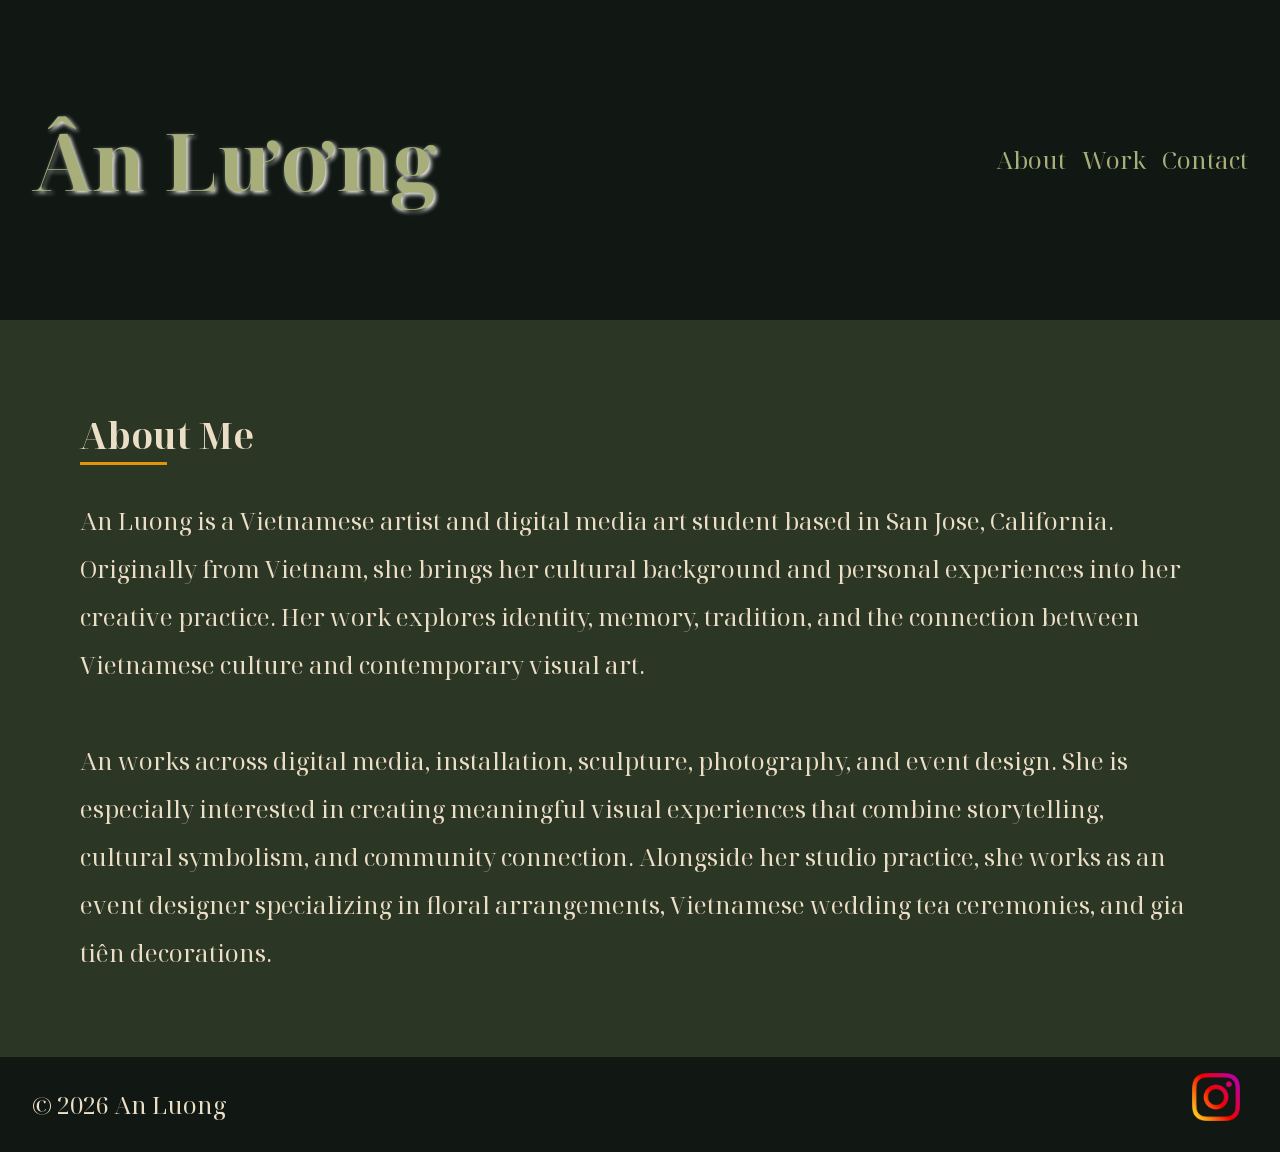
<file: index.html>
<!DOCTYPE html>
<html lang="en">

<head>
    <meta charset="UTF-8">
    <meta name="viewport" content="width=device-width, initial-scale=1.0">
    <title>An's Portfolio</title>
    <link rel="preconnect" href="https://fonts.googleapis.com">
    <link rel="preconnect" href="https://fonts.gstatic.com" crossorigin>
    <link
        href="https://fonts.googleapis.com/css2?family=Noto+Serif+Display:ital,wght@0,100..900;1,100..900&family=Pinyon+Script&display=swap"
        rel="stylesheet">
    <link rel="stylesheet" href="css/style.css">
</head>

<body>

    <header>

        <nav class="navbar">

            <div class="nav-brand">
              <a href="index.html">
                    <h1>Ân Lương</h1>
                </a>
            </div>

            <div class="nav">
                <button class="hambuger">☲</button>

                <ul class="nav-menu">
                    <li><a href="index.html">About</a></li>
                    <li><a href="mywork.html">Work</a></li>
                    <li><a href="contact.html">Contact</a></li>
                </ul>
            </div>
        </nav>

    </header>

    <main>
        <section class="about-section" id="about-section">
            <div class="about-content">
                <h2> <span class="accent-1"></span>About Me</h2>

                <p>An Luong is a Vietnamese artist and digital media art student based in San Jose, California.
                    Originally from Vietnam, she brings her cultural background and personal experiences into her
                    creative practice. Her work explores identity, memory, tradition, and the connection between
                    Vietnamese culture and contemporary visual art.
                    <br> <br>
                    An works across digital media, installation, sculpture, photography, and event design. She is
                    especially interested in creating meaningful visual experiences that combine storytelling, cultural
                    symbolism, and community connection. Alongside her studio practice, she works as an event designer
                    specializing in floral arrangements, Vietnamese wedding tea ceremonies, and gia tiên decorations.
                </p>
            </div>
        </section>



    </main>
    <footer class="flex-container">
        <p>&copy; 2026 An Luong</p>
        <div class="social-links">
            <a href="https://www.instagram.com/ann.sisu/"><img src="images/icon-logo-instagram.png" alt=""></a>

        </div>
    </footer>
</body>

</html>
</file>
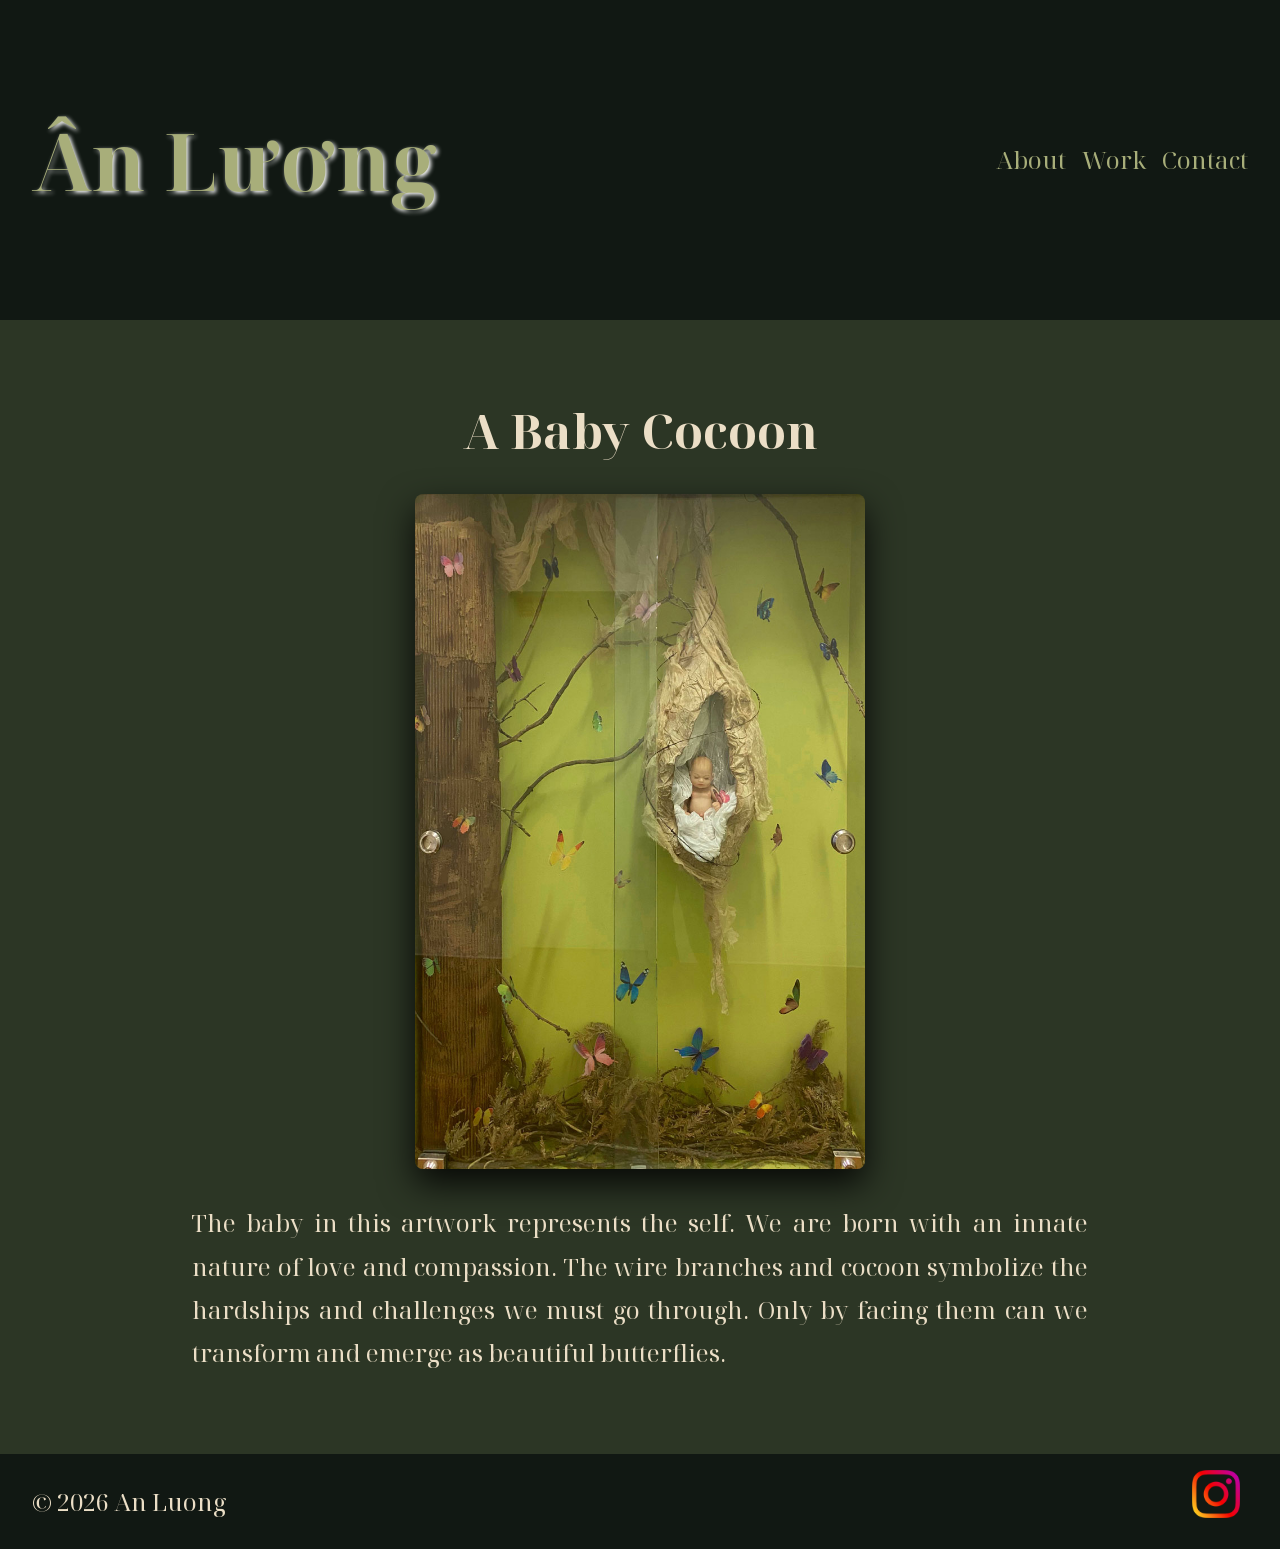
<file: baby-cocoon.html>
<!DOCTYPE html>
<html lang="en">

<head>
    <meta charset="UTF-8">
    <meta name="viewport" content="width=device-width, initial-scale=1.0">
    <title>An's Portfolio</title>
    <link rel="preconnect" href="https://fonts.googleapis.com">
    <link rel="preconnect" href="https://fonts.gstatic.com" crossorigin>
    <link
        href="https://fonts.googleapis.com/css2?family=Noto+Serif+Display:ital,wght@0,100..900;1,100..900&family=Pinyon+Script&display=swap"
        rel="stylesheet">
    <link rel="stylesheet" href="css/style.css">
</head>

<body>

    <header>

        <nav class="navbar">

            <div class="nav-brand">
                <a href="index.html">
                    <h1>Ân Lương</h1>
                </a>
            </div>

            <div class="nav">
                <button class="hambuger">☲</button>

                <ul class="nav-menu">
                    <li><a href="index.html">About</a></li>
                    <li><a href="mywork.html">Work</a></li>
                    <li><a href="contact.html">Contact</a></li>
                </ul>
            </div>
        </nav>

    </header>

    <main>


        <section class="artwork-section" id="artwork-section">

           <a href="mywork.html" class="artwork-title-link">
               <h2>A Baby Cocoon</h2>
           </a>

            <div class="artwork-image">

                <img src="images/baby1.jpg" alt="Project about Cocoon">
            </div>

            <p class="artwork-description"> The baby in this artwork represents the self. We are born with an innate nature of love and compassion. The wire branches and cocoon symbolize the hardships and challenges we must go through. Only by facing them can we transform and emerge as beautiful butterflies.</p>

           
        </section>


    </main>
    <footer class="flex-container">
        <p>&copy; 2026 An Luong</p>
        <div class="social-links">
            <a href="https://www.instagram.com/ann.sisu/"><img src="images/icon-logo-instagram.png" alt=""></a>

        </div>
    </footer>
</body>

</html>
</file>
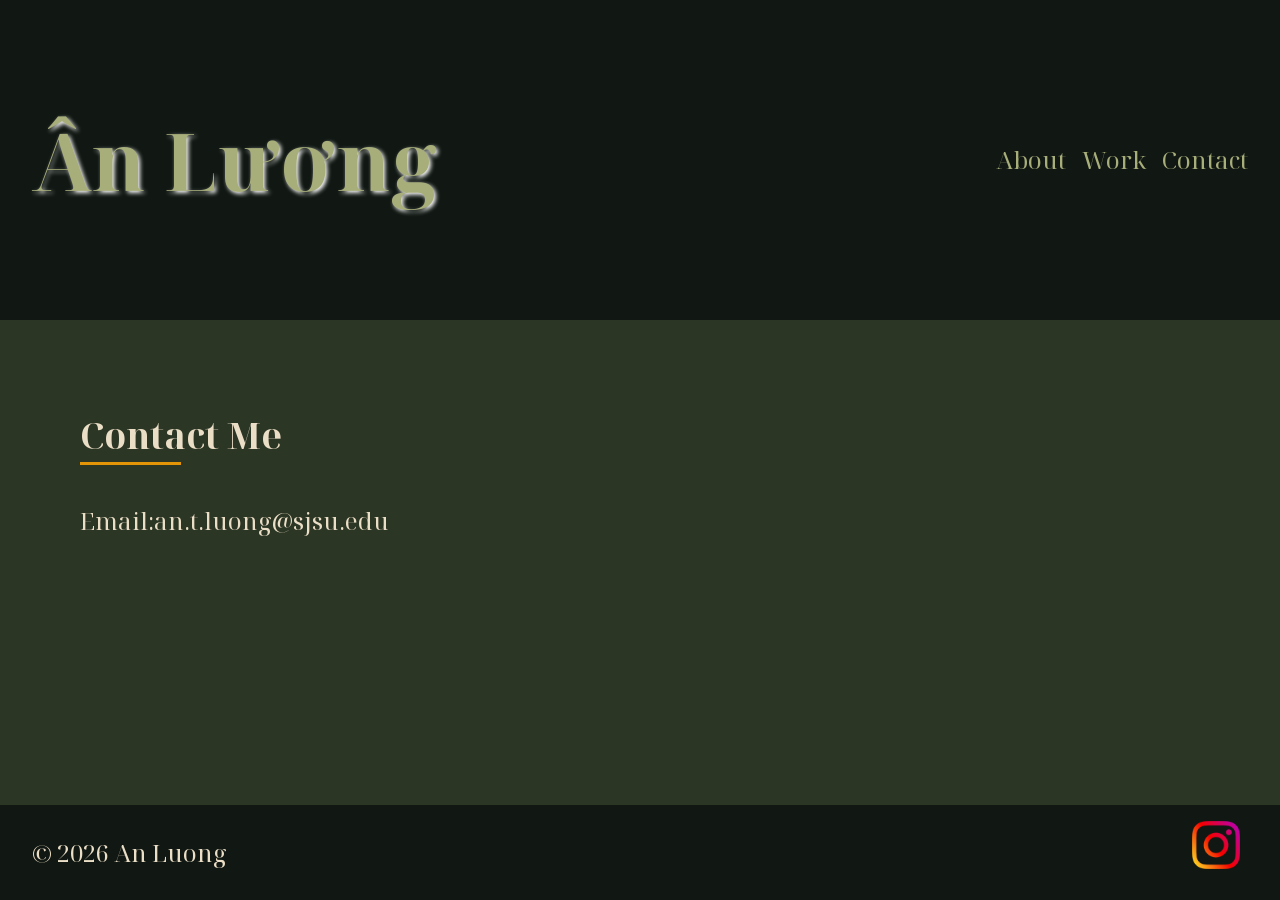
<file: contact.html>
<!DOCTYPE html>
<html lang="en">

<head>
    <meta charset="UTF-8">
    <meta name="viewport" content="width=device-width, initial-scale=1.0">
    <title>An's Portfolio</title>
    <link rel="preconnect" href="https://fonts.googleapis.com">
    <link rel="preconnect" href="https://fonts.gstatic.com" crossorigin>
    <link
        href="https://fonts.googleapis.com/css2?family=Noto+Serif+Display:ital,wght@0,100..900;1,100..900&family=Pinyon+Script&display=swap"
        rel="stylesheet">
    <link rel="stylesheet" href="css/style.css">
</head>

<body>

    <header>

        <nav class="navbar">

            <div class="nav-brand">
              <a href="index.html">
                    <h1>Ân Lương</h1>
                </a>
            </div>

            <div class="nav">
                <button class="hambuger">☲</button>

                <ul class="nav-menu">
                    <li><a href="index.html">About</a></li>
                    <li><a href="mywork.html">Work</a></li>
                    <li><a href="contact.html">Contact</a></li>
                </ul>
            </div>
        </nav>

    </header>

    <main>
          
        <section class="contact-section" id="contact-section">
            <div class="contact-content">
                <h2>Contact Me</h2>
                <p>Email:an.t.luong@sjsu.edu</p>
            </div>
        </section>

    </main>
    <footer class="flex-container">
        <p>&copy; 2026 An Luong</p>
        <div class="social-links">
            <a href="https://www.instagram.com/ann.sisu/"><img src="images/icon-logo-instagram.png" alt=""></a>

        </div>
    </footer>
</body>

</html>
</file>
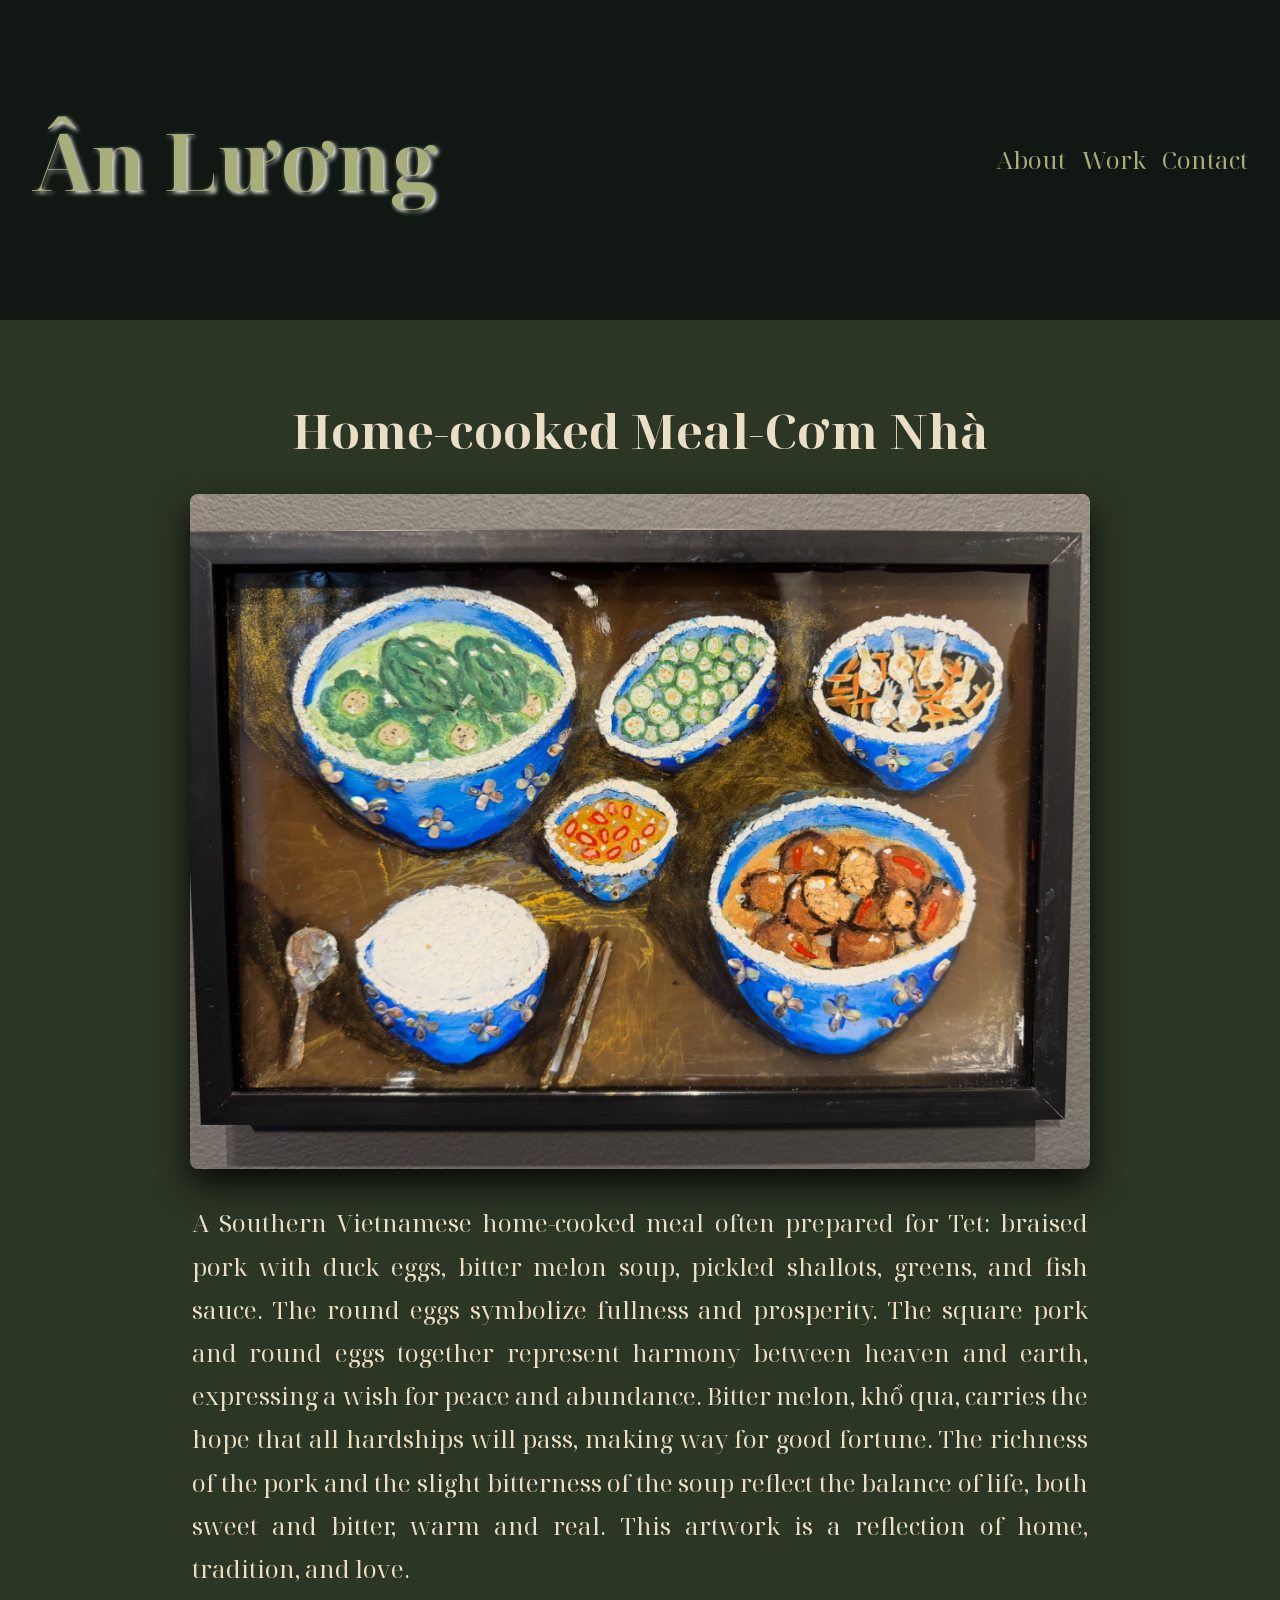
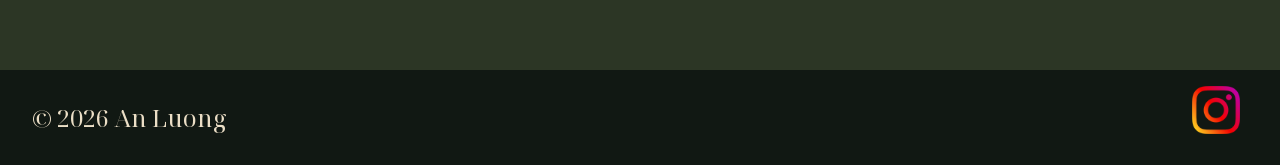
<file: home-cooked-meal.html>
<!DOCTYPE html>
<html lang="en">

<head>
    <meta charset="UTF-8">
    <meta name="viewport" content="width=device-width, initial-scale=1.0">
    <title>An's Portfolio</title>
    <link rel="preconnect" href="https://fonts.googleapis.com">
    <link rel="preconnect" href="https://fonts.gstatic.com" crossorigin>
    <link
        href="https://fonts.googleapis.com/css2?family=Noto+Serif+Display:ital,wght@0,100..900;1,100..900&family=Pinyon+Script&display=swap"
        rel="stylesheet">
    <link rel="stylesheet" href="css/style.css">
</head>

<body>

    <header>

        <nav class="navbar">

            <div class="nav-brand">
                <a href="index.html">
                    <h1>Ân Lương</h1>
                </a>
            </div>

            <div class="nav">
                <button class="hambuger">☲</button>

                <ul class="nav-menu">
                    <li><a href="index.html">About</a></li>
                    <li><a href="mywork.html">Work</a></li>
                    <li><a href="contact.html">Contact</a></li>
                </ul>
            </div>
        </nav>

    </header>

    <main>


        <section class="artwork-section" id="artwork-section">

           <a href="mywork.html" class="artwork-title-link">
               <h2>Home-cooked Meal-Cơm Nhà</h2>
           </a>

            <div class="artwork-image">

                <img src="images/homemeal.JPG" alt="Project about Home-cooked Meal">
            </div>

            <p class="artwork-description"> A Southern Vietnamese home-cooked meal often prepared for Tet: braised pork with duck eggs, bitter melon soup, pickled shallots, greens, and fish sauce.

The round eggs symbolize fullness and prosperity. The square pork and round eggs together represent harmony between heaven and earth, expressing a wish for peace and abundance.

Bitter melon, khổ qua, carries the hope that all hardships will pass, making way for good fortune. The richness of the pork and the slight bitterness of the soup reflect the balance of life, both sweet and bitter, warm and real.

This artwork is a reflection of home, tradition, and love.</p>

           
        </section>


    </main>
    <footer class="flex-container">
        <p>&copy; 2026 An Luong</p>
        <div class="social-links">
            <a href="https://www.instagram.com/ann.sisu/"><img src="images/icon-logo-instagram.png" alt=""></a>

        </div>
    </footer>
</body>

</html>
</file>
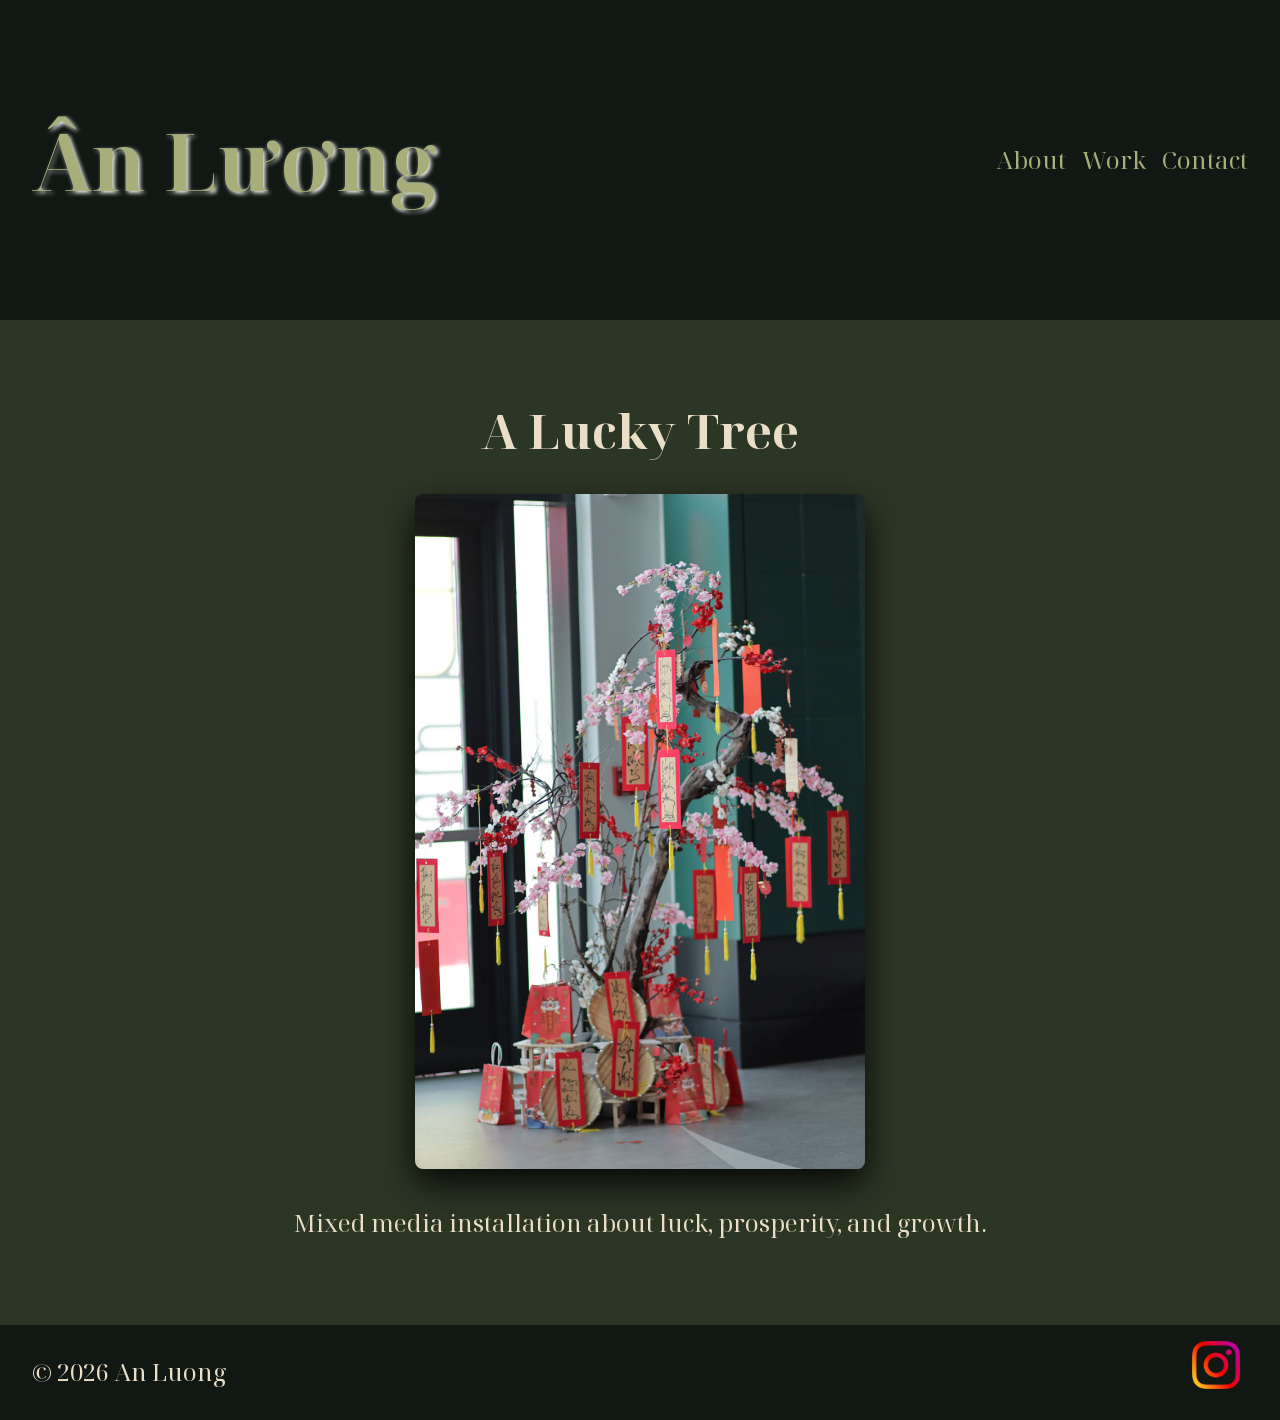
<file: lucky-tree.html>
<!DOCTYPE html>
<html lang="en">

<head>
    <meta charset="UTF-8">
    <meta name="viewport" content="width=device-width, initial-scale=1.0">
    <title>An's Portfolio</title>
    <link rel="preconnect" href="https://fonts.googleapis.com">
    <link rel="preconnect" href="https://fonts.gstatic.com" crossorigin>
    <link
        href="https://fonts.googleapis.com/css2?family=Noto+Serif+Display:ital,wght@0,100..900;1,100..900&family=Pinyon+Script&display=swap"
        rel="stylesheet">
    <link rel="stylesheet" href="css/style.css">
</head>

<body>

    <header>

        <nav class="navbar">

            <div class="nav-brand">
                <a href="index.html">
                    <h1>Ân Lương</h1>
                </a>
            </div>

            <div class="nav">
                <button class="hambuger">☲</button>

                <ul class="nav-menu">
                    <li><a href="index.html">About</a></li>
                    <li><a href="mywork.html">Work</a></li>
                    <li><a href="contact.html">Contact</a></li>
                </ul>
            </div>
        </nav>

    </header>

    <main>


        <section class="artwork-section" id="artwork-section">

           <a href="mywork.html" class="artwork-title-link">
               <h2>A Lucky Tree</h2>
           </a>

            <div class="artwork-image">

                <img src="images/tree.jpg" alt="Project about Lucky Tree">
            </div>

            <p class="artwork-description"> Mixed media installation about luck, prosperity, and growth.</p>

           
        </section>


    </main>
    <footer class="flex-container">
        <p>&copy; 2026 An Luong</p>
        <div class="social-links">
            <a href="https://www.instagram.com/ann.sisu/"><img src="images/icon-logo-instagram.png" alt=""></a>

        </div>
    </footer>
</body>

</html>
</file>
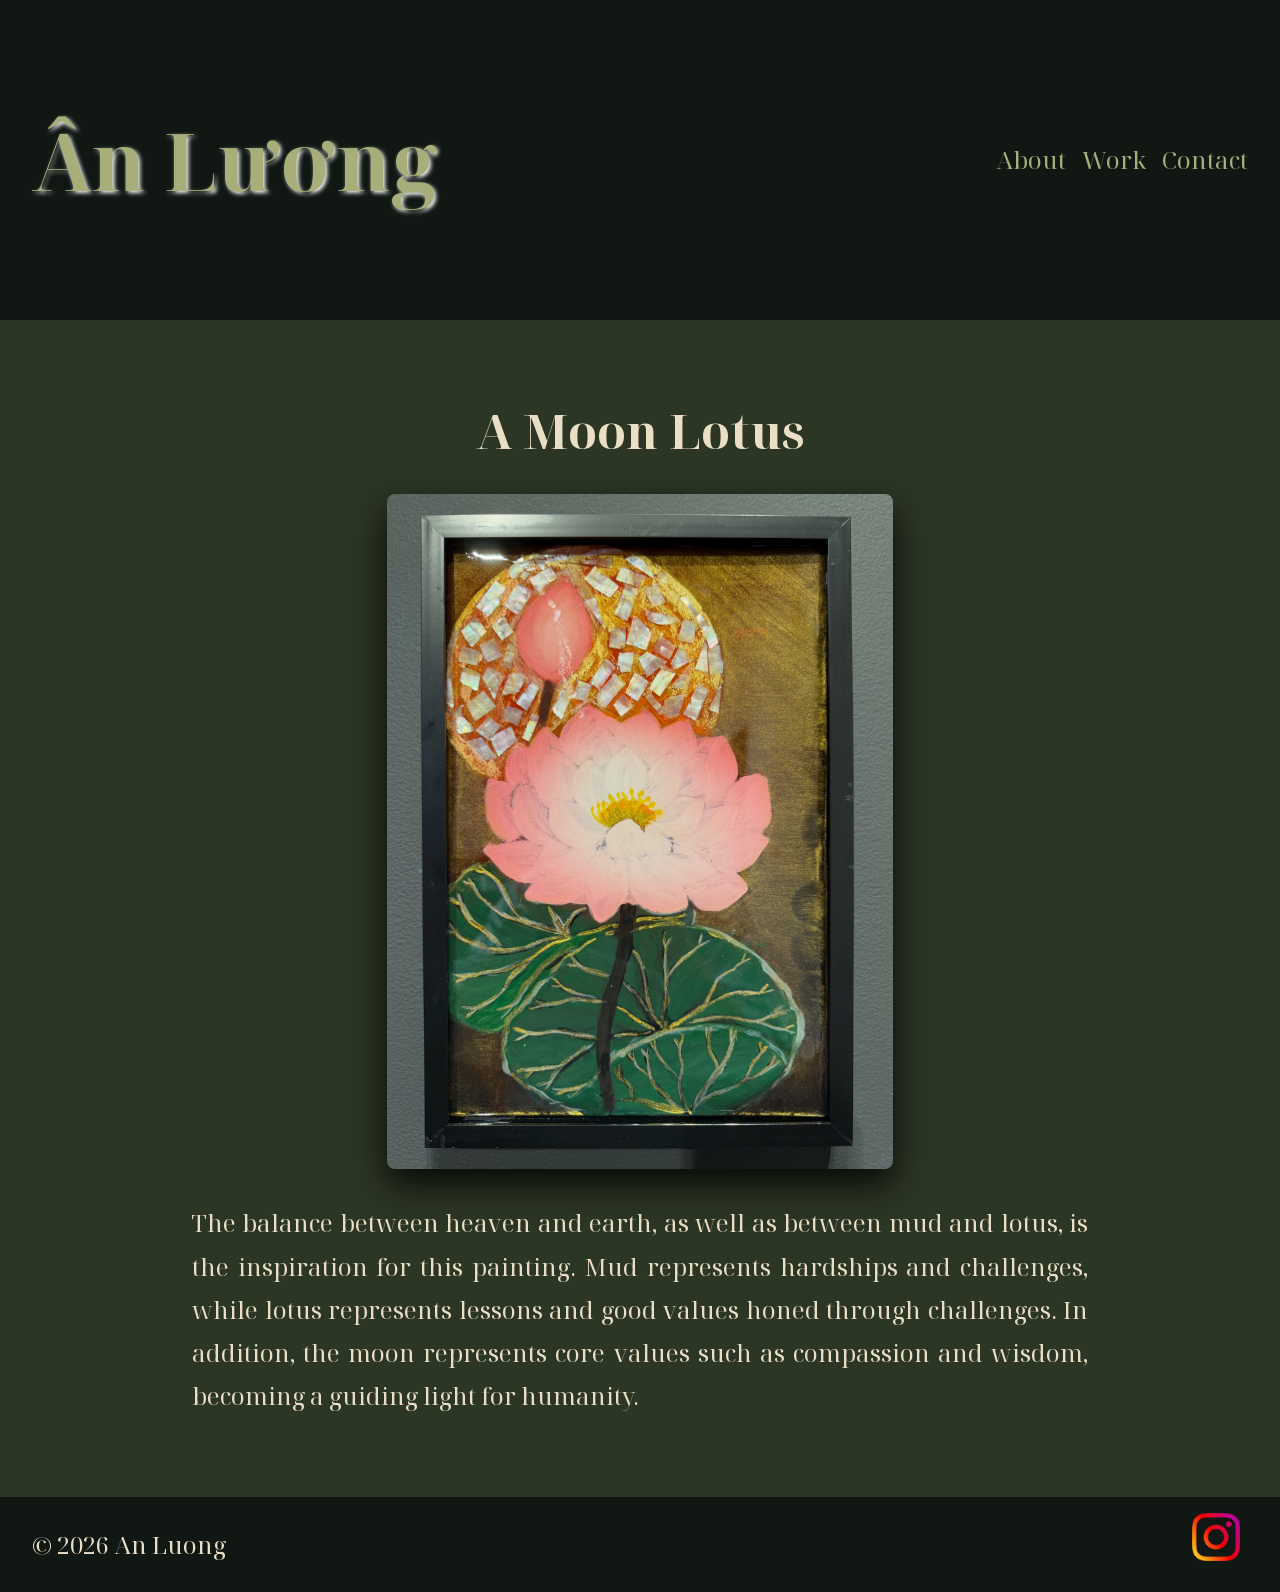
<file: moon-lotus.html>
<!DOCTYPE html>
<html lang="en">

<head>
    <meta charset="UTF-8">
    <meta name="viewport" content="width=device-width, initial-scale=1.0">
    <title>An's Portfolio</title>
    <link rel="preconnect" href="https://fonts.googleapis.com">
    <link rel="preconnect" href="https://fonts.gstatic.com" crossorigin>
    <link
        href="https://fonts.googleapis.com/css2?family=Noto+Serif+Display:ital,wght@0,100..900;1,100..900&family=Pinyon+Script&display=swap"
        rel="stylesheet">
    <link rel="stylesheet" href="css/style.css">
</head>

<body>

    <header>

        <nav class="navbar">

            <div class="nav-brand">
                <a href="index.html">
                    <h1>Ân Lương</h1>
                </a>
            </div>

            <div class="nav">
                <button class="hambuger">☲</button>

                <ul class="nav-menu">
                    <li><a href="index.html">About</a></li>
                    <li><a href="mywork.html">Work</a></li>
                    <li><a href="contact.html">Contact</a></li>
                </ul>
            </div>
        </nav>

    </header>

    <main>


        <section class="artwork-section" id="artwork-section">

            <a href="mywork.html" class="artwork-title-link">
                <h2>A Moon Lotus</h2>
            </a>
         
            <div class="artwork-image">

                <img src="images/lotus.JPG" alt="Project about Moon Lotus">
            </div>

            <p class="artwork-description"> The balance between heaven and earth, as well as between mud and lotus, is
                the inspiration for this painting. Mud represents hardships and challenges, while lotus represents
                lessons and good values ​​honed through challenges. In addition, the moon represents core values ​​such
                as compassion and wisdom, becoming a guiding light for humanity.</p>


        </section>


    </main>
    <footer class="flex-container">
        <p>&copy; 2026 An Luong</p>
        <div class="social-links">
            <a href="https://www.instagram.com/ann.sisu/"><img src="images/icon-logo-instagram.png" alt=""></a>

        </div>
    </footer>
</body>

</html>
</file>
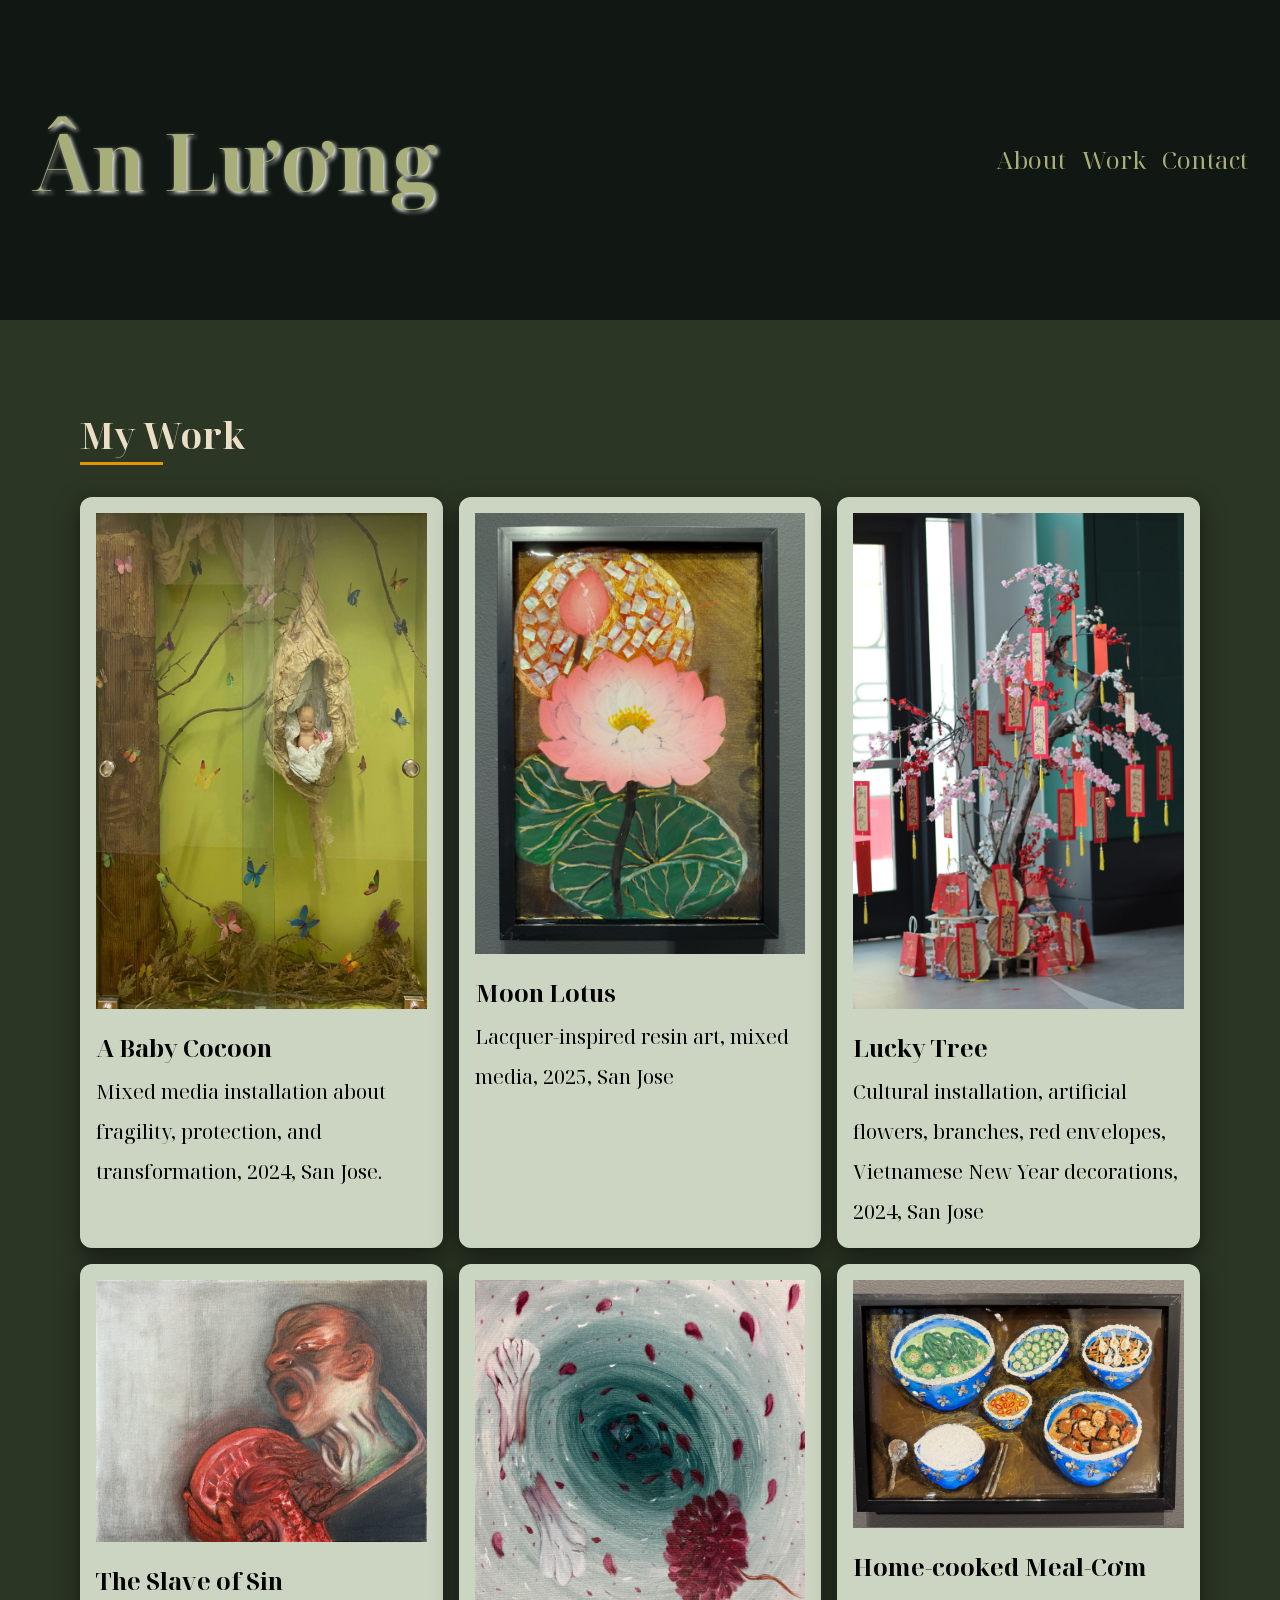
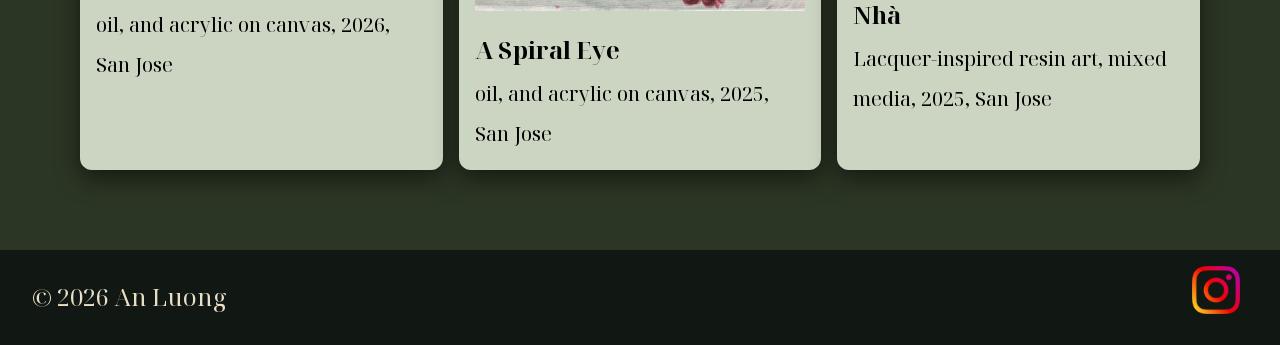
<file: mywork.html>
<!DOCTYPE html>
<html lang="en">

<head>
    <meta charset="UTF-8">
    <meta name="viewport" content="width=device-width, initial-scale=1.0">
    <title>An's Portfolio</title>
    <link rel="preconnect" href="https://fonts.googleapis.com">
    <link rel="preconnect" href="https://fonts.gstatic.com" crossorigin>
    <link
        href="https://fonts.googleapis.com/css2?family=Noto+Serif+Display:ital,wght@0,100..900;1,100..900&family=Pinyon+Script&display=swap"
        rel="stylesheet">
    <link rel="stylesheet" href="css/style.css">
</head>

<body>

    <header>

        <nav class="navbar">

            <div class="nav-brand">
              <a href="index.html">
                    <h1>Ân Lương</h1>
                </a>
            </div>

            <div class="nav">
                <button class="hambuger">☲</button>

                <ul class="nav-menu">
                    <li><a href="index.html">About</a></li>
                    <li><a href="mywork.html">Work</a></li>
                    <li><a href="contact.html">Contact</a></li>
                </ul>
            </div>
        </nav>

    </header>

    <main>
   
        <section class="portfolio-section" id="portfolio-section">

            <div class="portfolio-content">


                <h2>My Work</h2>
                <div class="flex-container-grid">


                    <div class="portfolio-item flex-item-grid">

                        <a href="baby-cocoon.html">

                        <img src="images/baby1.jpg" alt="Project about Cocoon">

                        </a>

                        <h3>A Baby Cocoon</h3>
                        <p> Mixed media installation about fragility, protection, and transformation, 2024, San Jose.</p>

                    </div>

                    <div class="portfolio-item flex-item-grid">

                        <a href="moon-lotus.html">

                        <img src="images/lotus.JPG" alt="Project about Moon Lotus">

                        </a>

                        <h3>Moon Lotus</h3>

                        <p> Lacquer-inspired resin art, mixed media, 2025, San Jose</p>

                    </div>



                    <div class="portfolio-item flex-item-grid">
                        <a href="lucky-tree.html">
                        <img src="images/tree.jpg" alt="Project about Lucky Tree">
                        </a>
                        <h3>Lucky Tree</h3>
                        <p>Cultural installation, artificial flowers, branches, red envelopes, Vietnamese New Year
                            decorations, 2024, San Jose</p>

                    </div>

                    <div class="portfolio-item flex-item-grid">
                        <a href="slave-of-sin.html">
                        <img src="images/painting.jpg" alt="Project about The Slave of Sin">
                        </a>
                        <h3>The Slave of Sin</h3>

                        <p> oil, and acrylic on canvas, 2026, San Jose</p>

                    </div>

                    <div class="portfolio-item flex-item-grid">
                        <a href="spiral-eye.html">
                        <img src="images/eye.jpg" alt="Project about A Spiral Eye">
                        </a>
                        <h3>A Spiral Eye</h3>
                        <p>oil, and acrylic on canvas, 2025, San Jose</p>

                    </div>

                    <div class="portfolio-item flex-item-grid">
                        <a href="home-cooked-meal.html">
                        <img src="images/homemeal.JPG" alt="Project about Home-cooked Meal">
                        </a>
                        <h3>Home-cooked Meal-Cơm Nhà</h3>

                        <p> Lacquer-inspired resin art, mixed media, 2025, San Jose</p>

                    </div>
                </div>
            </div>







        </section>


     
    </main>
    <footer class="flex-container">
        <p>&copy; 2026 An Luong</p>
        <div class="social-links">
            <a href="https://www.instagram.com/ann.sisu/"><img src="images/icon-logo-instagram.png" alt=""></a>

        </div>
    </footer>
</body>

</html>
</file>
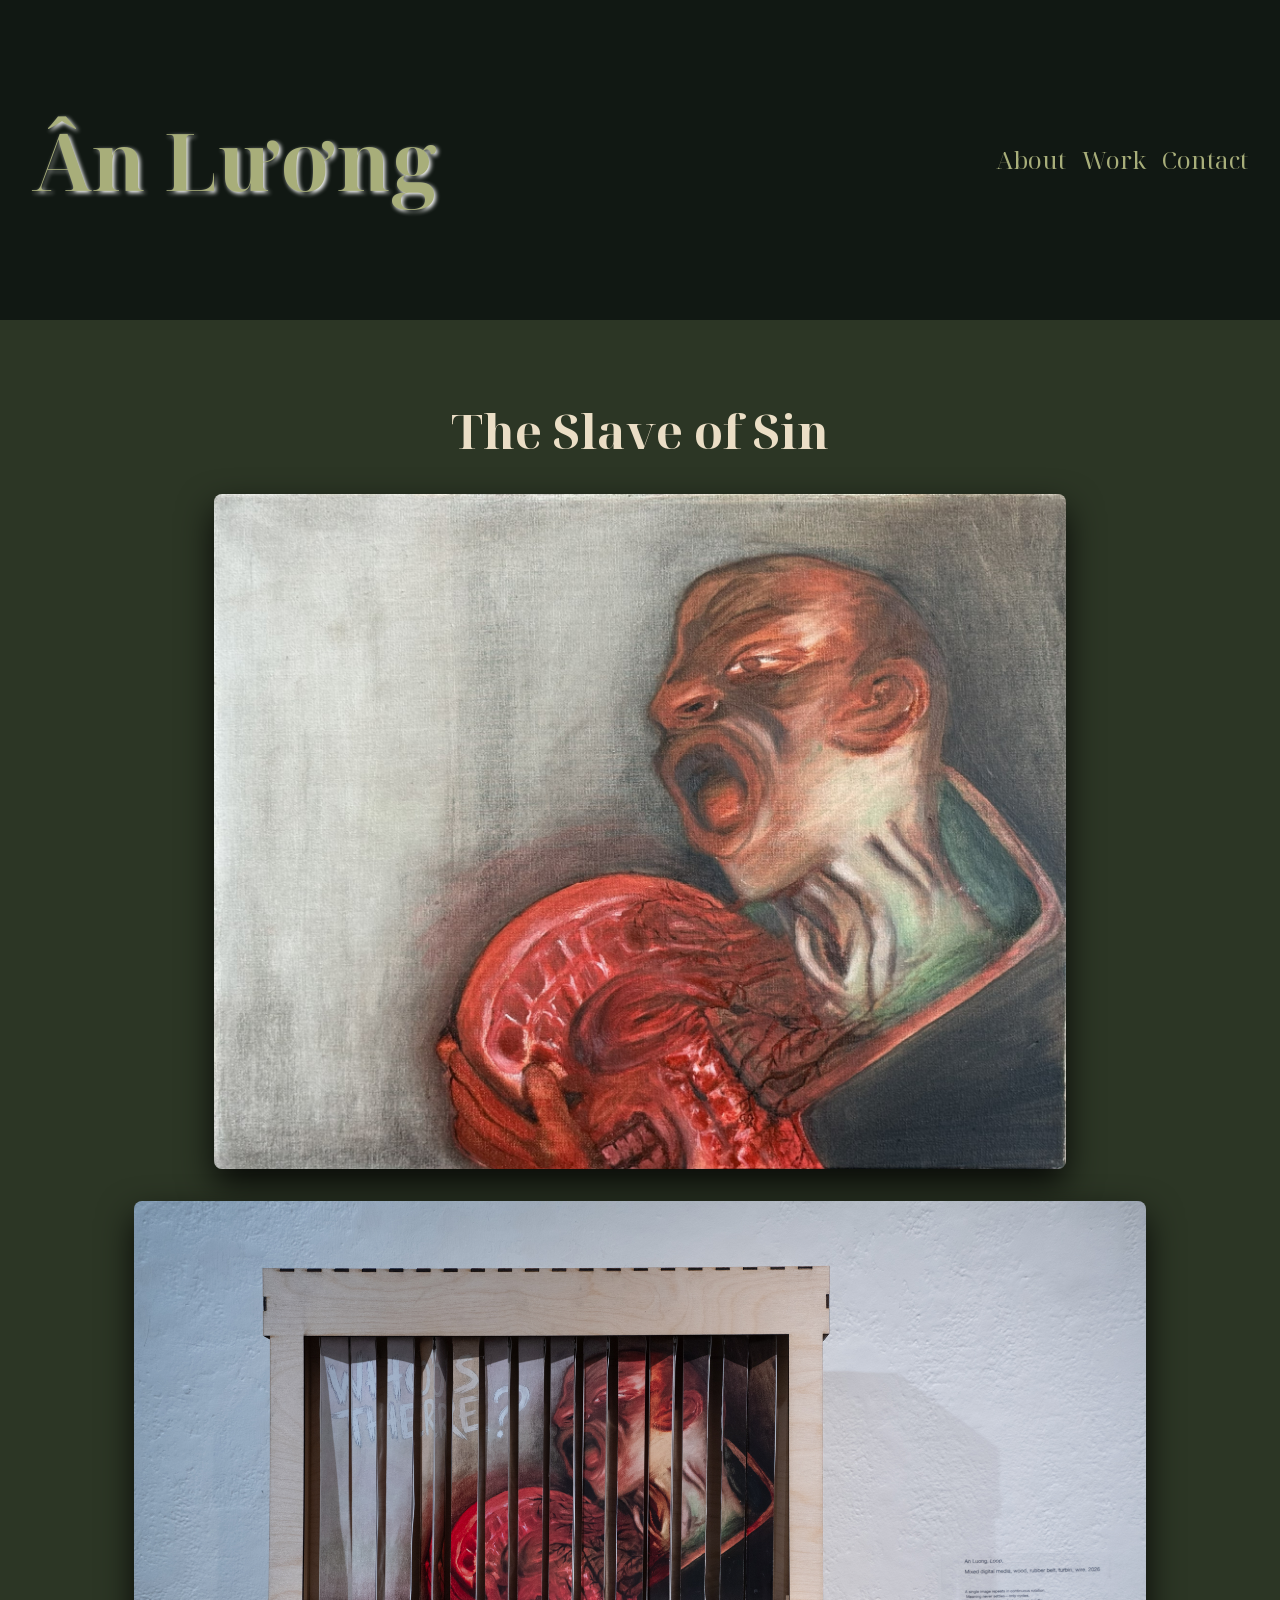
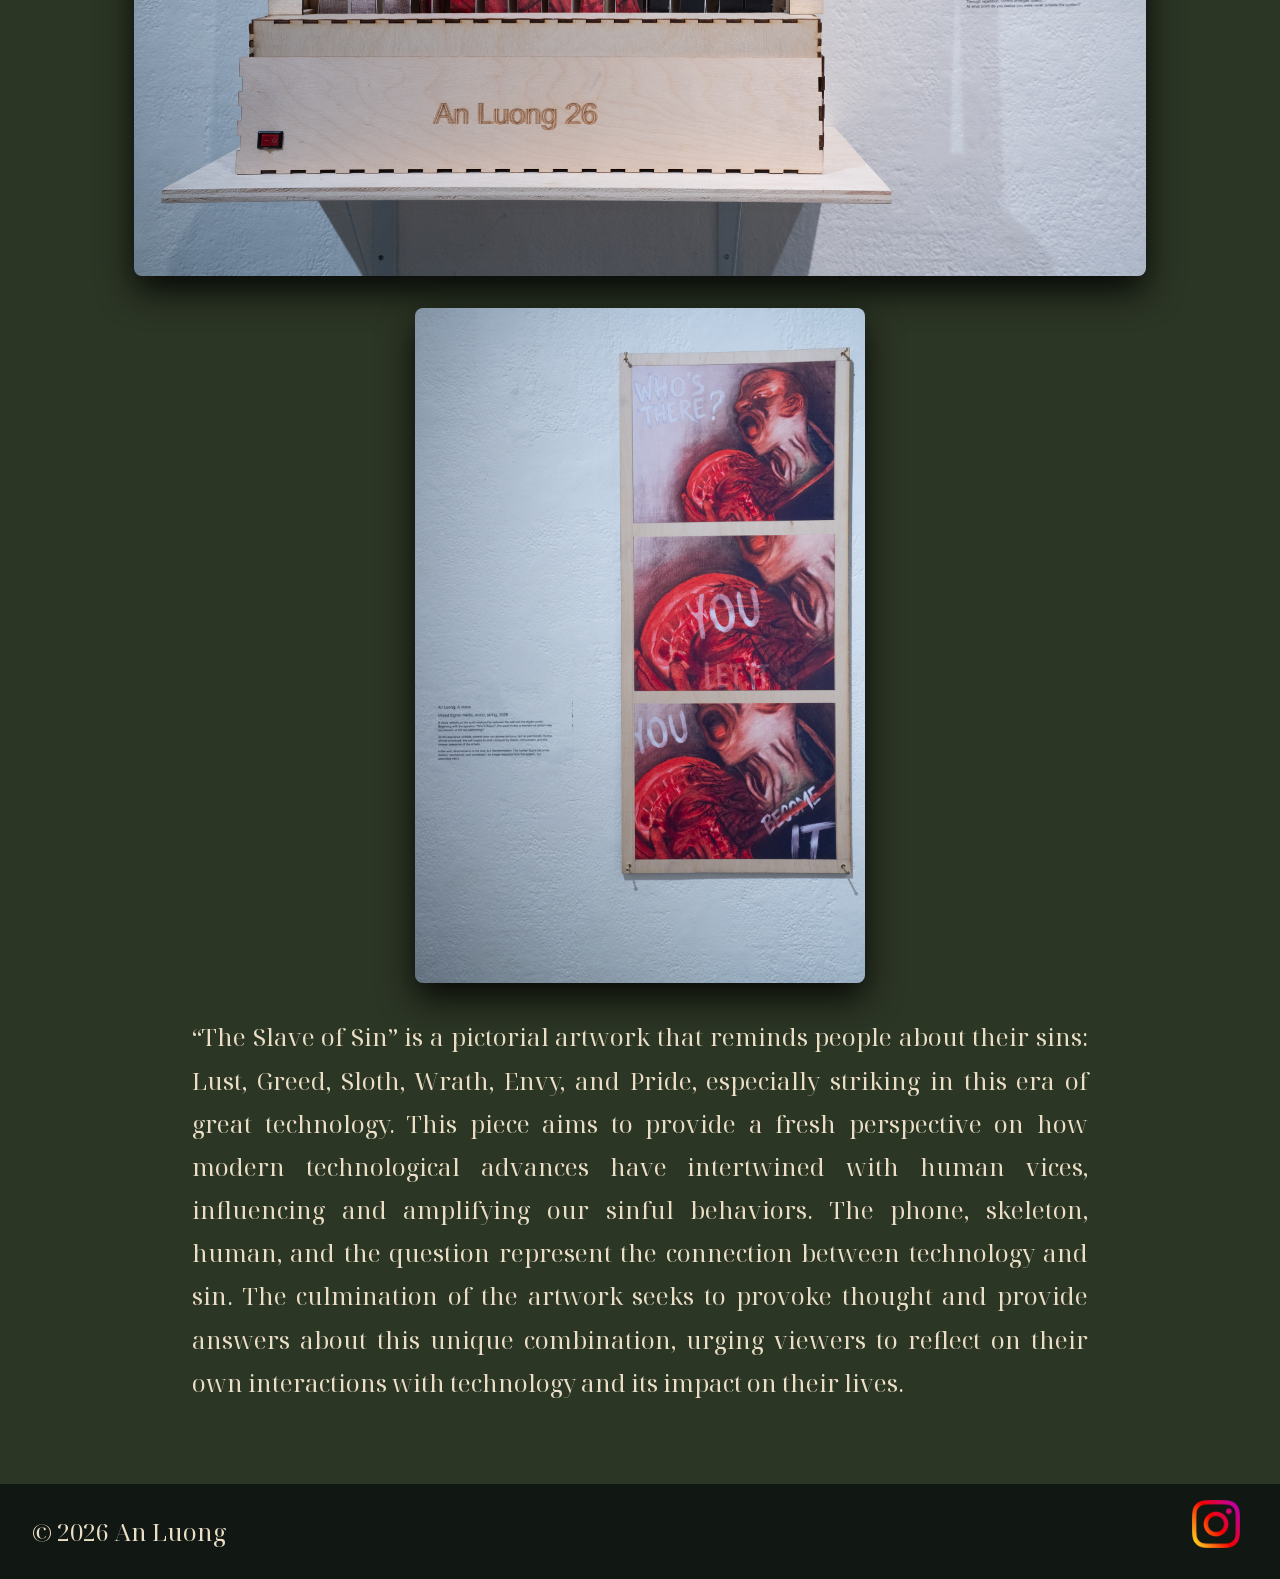
<file: slave-of-sin.html>
<!DOCTYPE html>
<html lang="en">

<head>
    <meta charset="UTF-8">
    <meta name="viewport" content="width=device-width, initial-scale=1.0">
    <title>An's Portfolio</title>
    <link rel="preconnect" href="https://fonts.googleapis.com">
    <link rel="preconnect" href="https://fonts.gstatic.com" crossorigin>
    <link
        href="https://fonts.googleapis.com/css2?family=Noto+Serif+Display:ital,wght@0,100..900;1,100..900&family=Pinyon+Script&display=swap"
        rel="stylesheet">
    <link rel="stylesheet" href="css/style.css">
</head>

<body>

    <header>

        <nav class="navbar">

            <div class="nav-brand">
                <a href="index.html">
                    <h1>Ân Lương</h1>
                </a>
            </div>

            <div class="nav">
                <button class="hambuger">☲</button>

                <ul class="nav-menu">
                    <li><a href="index.html">About</a></li>
                    <li><a href="mywork.html">Work</a></li>
                    <li><a href="contact.html">Contact</a></li>
                </ul>
            </div>
        </nav>

    </header>

    <main>


        <section class="artwork-section" id="artwork-section">

           <a href="mywork.html" class="artwork-title-link">
               <h2>The Slave of Sin</h2>
           </a>

            <div class="artwork-image">

                <img src="images/painting.jpg" alt="Project about The Slave of Sin">

            </div>

            <div class="artwork-image">
                <img src="images/billboard.jpg" alt="Project about The Slave of Sin">
            </div>

            <div class="artwork-image">
                <img src="images/Billboard Installation_Documentation-6.jpg" alt="Project about The Slave of Sin">
            </div>
            
            <p class="artwork-description"> “The Slave of Sin” is a pictorial artwork that reminds people about their sins: Lust, Greed, Sloth, Wrath, Envy, and Pride, especially striking in this era of great technology. This piece aims to provide a fresh perspective on how modern technological advances have intertwined with human vices, influencing and amplifying our sinful behaviors.  The phone, skeleton, human, and the question represent the connection between technology and sin. The culmination of the artwork seeks to provoke thought and provide answers about this unique combination, urging viewers to reflect on their own interactions with technology and its impact on their lives.</p>

           
        </section>


    </main>
    <footer class="flex-container">
        <p>&copy; 2026 An Luong</p>
        <div class="social-links">
            <a href="https://www.instagram.com/ann.sisu/"><img src="images/icon-logo-instagram.png" alt=""></a>

        </div>
    </footer>
</body>

</html>
</file>
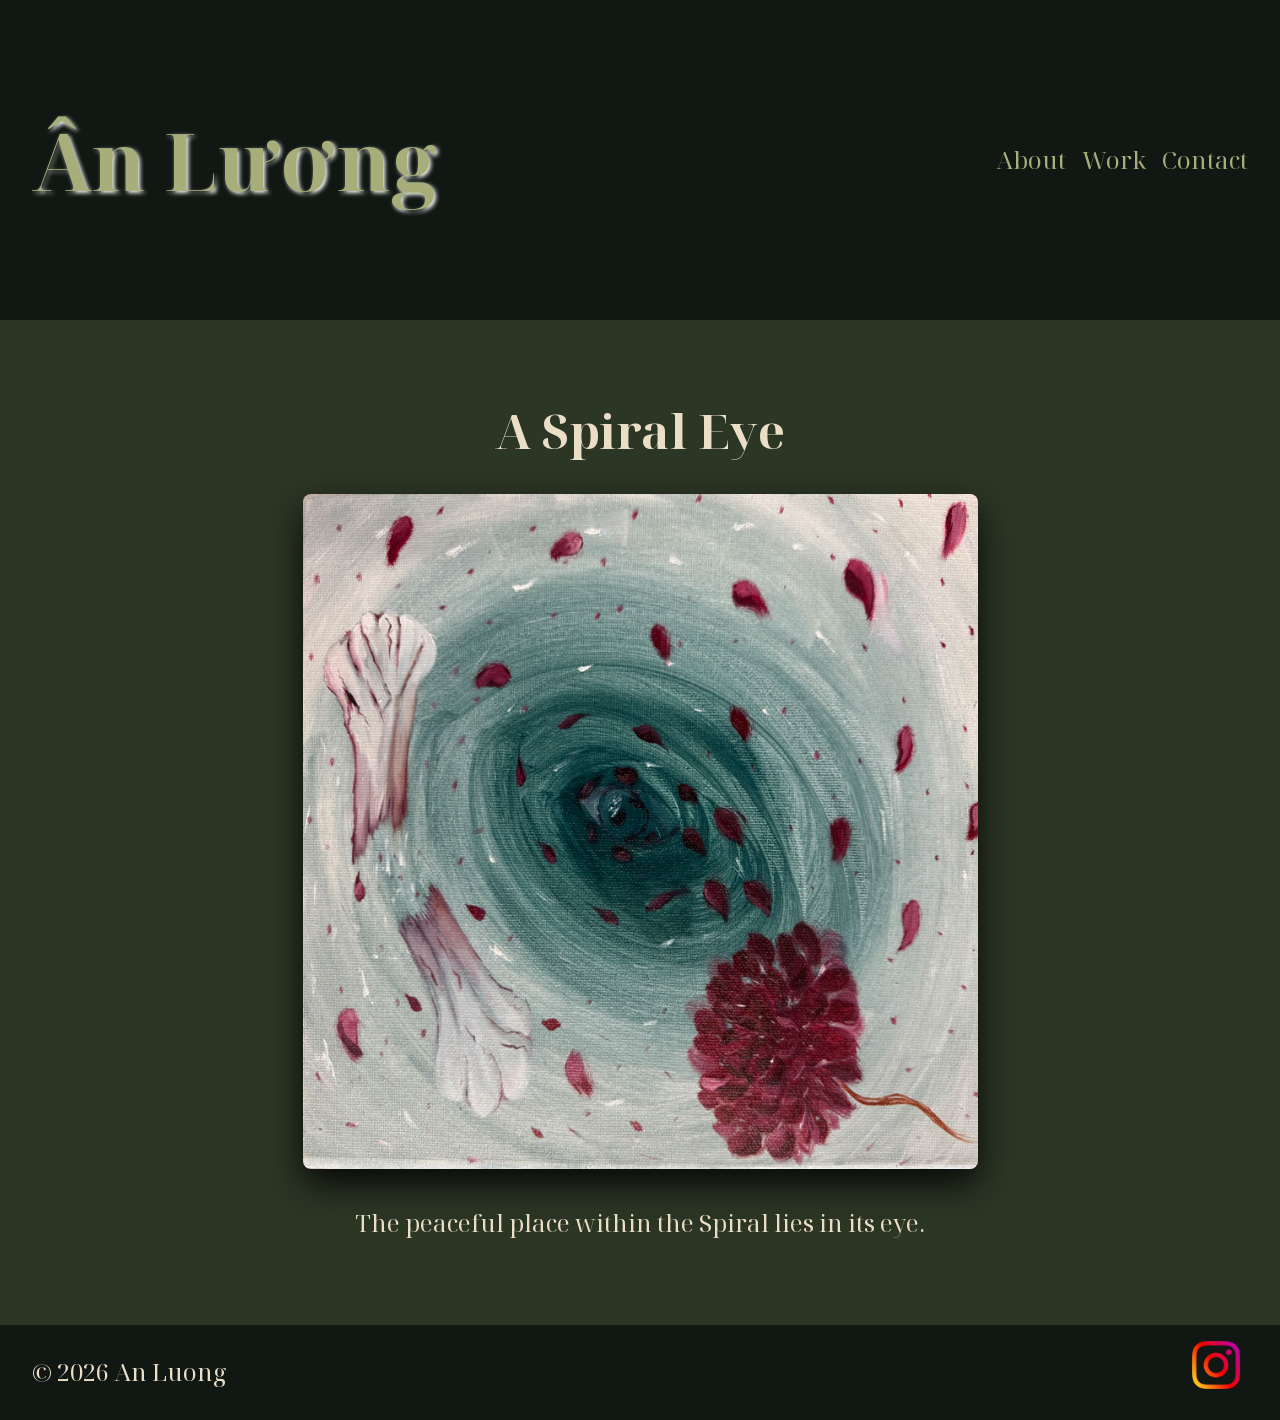
<file: spiral-eye.html>
<!DOCTYPE html>
<html lang="en">

<head>
    <meta charset="UTF-8">
    <meta name="viewport" content="width=device-width, initial-scale=1.0">
    <title>An's Portfolio</title>
    <link rel="preconnect" href="https://fonts.googleapis.com">
    <link rel="preconnect" href="https://fonts.gstatic.com" crossorigin>
    <link
        href="https://fonts.googleapis.com/css2?family=Noto+Serif+Display:ital,wght@0,100..900;1,100..900&family=Pinyon+Script&display=swap"
        rel="stylesheet">
    <link rel="stylesheet" href="css/style.css">
</head>

<body>

    <header>

        <nav class="navbar">

            <div class="nav-brand">
                <a href="index.html">
                    <h1>Ân Lương</h1>
                </a>
            </div>

            <div class="nav">
                <button class="hambuger">☲</button>

                <ul class="nav-menu">
                    <li><a href="index.html">About</a></li>
                    <li><a href="mywork.html">Work</a></li>
                    <li><a href="contact.html">Contact</a></li>
                </ul>
            </div>
        </nav>

    </header>

    <main>


        <section class="artwork-section" id="artwork-section">

           <a href="mywork.html" class="artwork-title-link">
               <h2>A Spiral Eye</h2>
           </a>

            <div class="artwork-image">

                <img src="images/eye.jpg" alt="Project about A Spiral Eye">
            </div>

            <p class="artwork-description"> The peaceful place within the Spiral lies in its eye.</p>

           
        </section>


    </main>
    <footer class="flex-container">
        <p>&copy; 2026 An Luong</p>
        <div class="social-links">
            <a href="https://www.instagram.com/ann.sisu/"><img src="images/icon-logo-instagram.png" alt=""></a>

        </div>
    </footer>
</body>

</html>
</file>
<file: css/style.css>
/* color palette 

.poiret-one-regular {
  font-family: "Poiret One", sans-serif;
  font-weight: 400;
  font-style: normal;
}*/


:root {
    --bg-color-1: #111813;
    --bg-color-2: #2c3625;
    --font: rgb(235, 222, 198);
    --accent-1: #6d7847;
    --accent-2: #a8ae7a;
    --accent-3: rgba(231, 241, 223, 0.85);
    --underline: rgb(226, 149, 7);
    --dark: #010201;
}







/* css resets */

/* Change box-sizing default to border-box */
*,
*::before,
*::after {
    box-sizing: border-box;
}




* {
    margin: 0;
    padding: 0;
}

img {
    max-width: 100%;
    height: auto;
}

/* respect user font size preferences  */

html {
    font-size: 100%;
}



/* General css */

body {
    background-color: var(--bg-color-2);
    color: var(--font);
    font-size: 1.5rem;
    line-height: 2;
    font-family: "Noto Serif Display", serif;

    min-height: 100vh;
    display: flex;
    flex-direction: column;
}

header {
    padding: 5rem 2rem;
    background-color: var(--bg-color-1);
}

header h1 {
    font-size: 5rem;
    text-shadow: 1.5px 1.5px 4px white;
}

nav a {
    text-decoration: none;
    color: var(--accent-2);
    /* margin: 0 1rem;
transition: all .5s ease; */
}

nav a:hover {
    color: var(--underline);
}

.navbar {
    display: flex;
    justify-content: space-between;
    align-items: center;

}

.hambuger {
    display: none;
    /* background-color: none;
    border: none; */
    /* color: var(--font); */
    font-size: 1rem;
}

.nav-menu {
    list-style: none;
    display: flex;
    gap: 1rem;

}

@media (max-width: 750px) {
    .hambuger {
        display: block;
    }

    .nav-menu {
        display: none;
    }

    header {
        padding: 1.5rem 2rem;
    }

      
}


main {
    margin: 0;
    flex: 1;
}

@media (max-width: 1146px) {

    main {
        margin: 2rem;
    }
}

@media (max-width: 750px) {
    main {
        margin: 1rem;
    }
}


/* AFTER HEADER SECTION */

.about-content,
.portfolio-content,
.contact-content {
    max-width: 70rem;
    margin: 5rem auto;
}

.about-content h2,
.portfolio-content h2,
.contact-content h2 {
    margin: 2rem 0;
    position: relative;
    width: fit-content;
}

.about-content h2::after,
.portfolio-content h2::after,
.contact-content h2::after {
    content: "";
    display: block;
    width: 50%;
    height: 3px;
    background-color: var(--underline);
    margin-top: -10px;
}


/* PORTFOLO SECTION */

.portfolio-item {
    padding: 1rem;
    background-color: var(--accent-3);
    color: var(--dark);
    border-radius: 12px;
    box-shadow: 0 8px 24px rgba(0, 0, 0, 0.55);
    cursor: pointer;
    transition: all 0.5s ease;


}

.portfolio-item:hover {
    background-color: rgba(231, 241, 223, 0.95);
    transform: scale(1.05);
    box-shadow: 0 15px 35px var(--dark);
    z-index: 2;
}



.portfolio-item p {
    font-size: 1.25rem;
}

.portfolio-item h3 {
    font-size: 1.5rem;
}




/* FOOTER SECTION */

footer {
    padding: 1rem 2rem;
    background-color: var(--bg-color-1);
}

footer img {
    display: inline;
    max-width: 3rem;
    margin: 0 .5rem;
}

/* ~~~~~~~~~~~~~~~~~~~~~ flex styling ~~~~~~~~~~~~~~~~~~~~~~~~ */

.flex-container {
    display: flex;
    justify-content: space-between;
    align-items: center;
}

.flex-container-grid {
    display: flex;
    flex-wrap: wrap;
    gap: 1rem;
    justify-content: center;
    align-items: stretch;

}

.flex-item-grid {
    flex: 1 0 17rem;

}


/* Artwork-section for portfolio pages */
.artwork-section {
    max-width: 70rem;
    width: 90%;
    margin: 5rem auto;

    display: flex;
    flex-direction: column;
    align-items: center;
    gap: 2rem;
}

.artwork-section h2 {
    font-size: clamp(2rem, 4vw, 3rem);
    text-align: center;
    line-height: 1.3;
}
.artwork-image {
    display: flex;
    justify-content: center;
    width: 100%;
}

.artwork-image img {
    display: block;
    max-width: 100%;
    max-height: 75vh;
    width: auto;
    height: auto;
    object-fit: contain;
    border-radius: 8px;
    box-shadow: 0 15px 35px rgba(0, 0, 0, 0.85);
}

.artwork-description {
    max-width: 80%;
    text-align: justify;
    font-size: 1.5rem;
    line-height: 1.8;
}

.artwork-title-link {
    display: inline-block;
    text-decoration: none;
    color: var(--font);
    transition: all 0.5s ease;
}

.artwork-title-link:hover {
    color: var(--underline);
    transform: scale(1.05);
}
</file>
